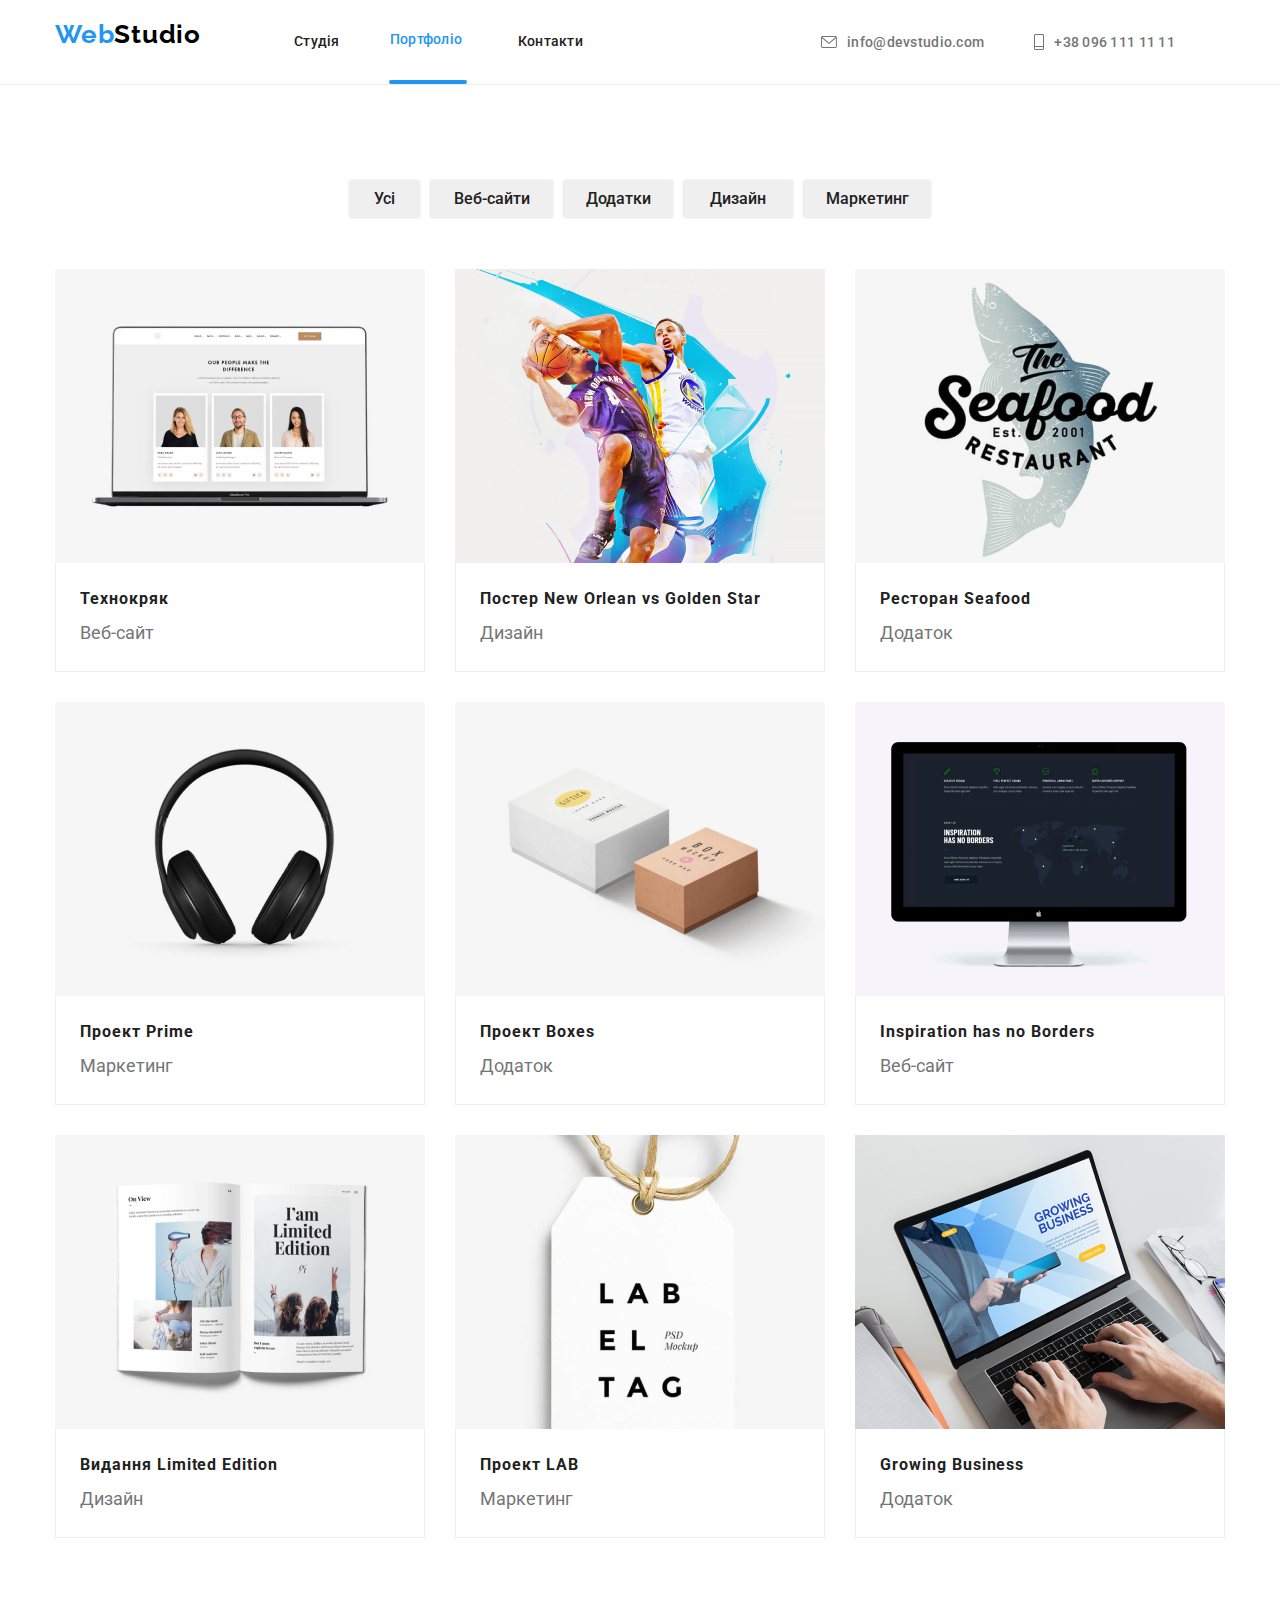
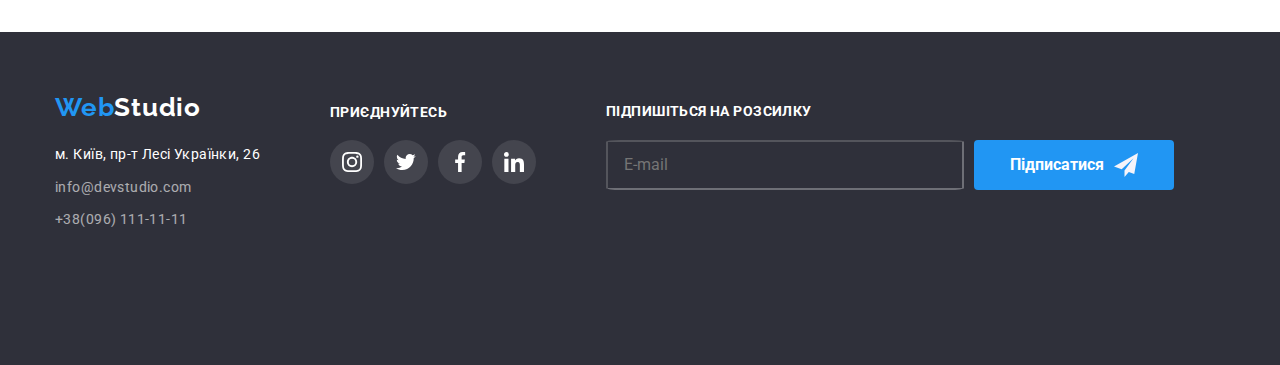
<file: portfolio.html>
<!DOCTYPE html>
<html lang="en">
<head>
    <meta charset="UTF-8">
    <meta http-equiv="X-UA-Compatible" content="IE=edge">
    <meta name="viewport" content="width=device-width, initial-scale=1.0">
    <link rel="preconnect" href="https://fonts.googleapis.com">
<link rel="preconnect" href="https://fonts.gstatic.com" crossorigin>
<link href="https://fonts.googleapis.com/css2?family=Raleway:wght@700&family=Roboto:wght@400;500;700;900&display=swap" rel="stylesheet">
<link rel="stylesheet" href="https://cdnjs.cloudflare.com/ajax/libs/modern-normalize/1.1.0/modern-normalize.min.css">
<link rel="stylesheet" href="./css/styles.css">
    <title>Portfolio</title>
</head>
<body class="portf">
    <header class="main-header">
        <div class="header container">
        <nav class="site-nav list">
               <a href="index.html" class="logo"><span class="logo-first">Web</span><span class="logo-second">Studio</span></a>
    <ul class="site-navigation">
        <li><a class="header-link" href="index.html">Студія</a></li>
        <li><a href="portfolio.html" class="curent-port header-link">Портфоліо</a></li>
        <li><a href="" class="header-link">Контакти</a></li>
        </ul>
        </nav>
        
        <ul class="auth-nav list">
    <li class="header-item"><a href="mailto:info@devstudio.com" class="header-link-contact"><svg class="header-icon-first" width="16" height="12"> <use href="./images/icons.svg#icon-envelope-hover"></use></svg>info@devstudio.com</a></li>
        <li><a href="tel:+380961111111" class="header-link-contact"><svg class="header-icon-second" width="10" height="16"> <use href="./images/icons.svg#icon-phone"></use></svg>+38 096 111 11 11</a></li>
    </ul>
    </div>
    </header>
<main>
<section class="portfolio">
    <div class="examples container">
    <h1 class="hidden-title">Приклади наших робіт</h1>
    <ul class="buttons list">
        <li class="name-button"><button type="button" class="choice-all"><span class="choice-all-name">Усі</span></button></li>
        <li class="name-button"><button type="button" class="choice-web"><span class="choice-web-name">Веб-сайти</span></button></li>
        <li class="name-button"><button type="button" class="choice-applications"><span class="choice-application-name">Додатки</span></button></li>
        <li class="name-button"><button type="button" class="choice-design"><span class="choice-design-name">Дизайн</span></button></li>
        <li class="name-button"><button type="button" class="choice-marketing"><span class="choice-marketing-name">Маркетинг</span></button></li>
    </ul>

    <ul class="pict list">
        <li class="picture-box">
            <a href="" class="picture">
                <div class="top-text-wrap"><img class="card" src="./images/img1.jpg" alt="ноутбук" width="370"><p class="top-text">Ресурс пропонує комплексні пропозиції з різним рівнем функціоналу та сервісів. Все це дозволить відвідувачу отримати вичерпні відомості про компанію чи приватну особу.</p></div><div class="second-wrap"><h2 class="picture-title">Технокряк</h2><p class="picture-title-kind">Веб-сайт</p></div></a></li>
        
        <li class="picture-box">
            <a href="" class="picture">
                <div class="top-text-wrap"><img class="card" src="./images/img2.jpg" alt="постер" width="370"><p class="top-text">Ресурс пропонує комплексні пропозиції з різним рівнем функціоналу та сервісів. Все це дозволить відвідувачу отримати вичерпні відомості про компанію чи приватну особу.</p></div><div class="second-wrap"><h2 class="picture-title">Постер New Orlean vs Golden Star</h2><p class="picture-title-kind">Дизайн</p></div></a></li>
       
        <li class="picture-box">
            <a href="" class="picture">
                <div class="top-text-wrap"><img class="card" src="./images/img3.jpg" alt="Лого ресторана" width="370"><p class="top-text">Ресурс пропонує комплексні пропозиції з різним рівнем функціоналу та сервісів. Все це дозволить відвідувачу отримати вичерпні відомості про компанію чи приватну особу.</p></div><div class="second-wrap"><h2 class="picture-title">Ресторан Seafood</h2><p class="picture-title-kind">Додаток</p></div></a></li>
        
        <li class="picture-box">
            <a href="" class="picture">
                <div class="top-text-wrap"><img class="card" src="./images/img4.jpg" alt="навушники" width="370"><p class="top-text">Ресурс пропонує комплексні пропозиції з різним рівнем функціоналу та сервісів. Все це дозволить відвідувачу отримати вичерпні відомості про компанію чи приватну особу.</p></div><div class="second-wrap"><h2 class="picture-title">Проект Prime</h2><p class="picture-title-kind">Маркетинг</p></div></a></li>
        
        <li class="picture-box"><a href="" class="picture"><div class="top-text-wrap"><img class="card" src="./images/img5.jpg" alt="коробки" width="370"><p class="top-text">Ресурс пропонує комплексні пропозиції з різним рівнем функціоналу та сервісів. Все це дозволить відвідувачу отримати вичерпні відомості про компанію чи приватну особу.</p></div><div class="second-wrap"><h2 class="picture-title">Проект Boxes</h2><p class="picture-title-kind">Додаток</p></div></a></li>
        
        <li class="picture-box"><a href="" class="picture"><div class="top-text-wrap"><img class="card"  src="./images/img6.jpg" alt="компьютер" width="370"><p class="top-text">Ресурс пропонує комплексні пропозиції з різним рівнем функціоналу та сервісів. Все це дозволить відвідувачу отримати вичерпні відомості про компанію чи приватну особу.</p></div><div class="second-wrap"><h2 class="picture-title">Inspiration has no Borders</h2><p class="picture-title-kind">Веб-сайт</p></div></a></li>
        
        <li class="picture-box"><a href="" class="picture"><div class="top-text-wrap"><img class="card"  src="./images/img7.jpg" alt="Журнал" width="370"><p class="top-text">Ресурс пропонує комплексні пропозиції з різним рівнем функціоналу та сервісів. Все це дозволить відвідувачу отримати вичерпні відомості про компанію чи приватну особу.</p></div><div class="second-wrap"><h2 class="picture-title">Видання Limited Edition</h2><p class="picture-title-kind">Дизайн</p></div></a></li>
        
        <li class="picture-box"><a href="" class="picture"><div class="top-text-wrap"><img class="card"  src="./images/img8.jpg" alt="Лейба" width="370"><p class="top-text">Ресурс пропонує комплексні пропозиції з різним рівнем функціоналу та сервісів. Все це дозволить відвідувачу отримати вичерпні відомості про компанію чи приватну особу.</p></div><div class="second-wrap"><h2 class="picture-title">Проект LAB</h2><p class="picture-title-kind">Маркетинг</p></div></a></li>
        
        <li class="picture-box"><a href="" class="picture"><div class="top-text-wrap"><img class="card"  src="./images/img9.jpg" alt="ноутбук" width="370"><p class="top-text">Ресурс пропонує комплексні пропозиції з різним рівнем функціоналу та сервісів. Все це дозволить відвідувачу отримати вичерпні відомості про компанію чи приватну особу.</p></div><div class="second-wrap"><h2 class="picture-title">Growing Business</h2><p class="picture-title-kind">Додаток</p></div></a></li>    
    </ul>
    </div>
</section>

</main>
<footer>
    <div class="footer container">
        <div class="footer-flax">
        <div class="footer-wrap">
    <a href="index.html" class="logo-footer"><span class="logo-first">Web</span><span class="logo-second">Studio</span></a>
    <address>
        <ul class="footer-adress list">
            <li><a href="" class="footer-link">м. Київ, пр-т Лесі Українки, 26</a></li>
            <li><a href="mailto:info@devstudio.com" class="footer-link-contact">info@devstudio.com</a></li>
            <li><a href="tel:+380961111111" class="footer-link-contact">+38(096) 111-11-11</a></li>
        </ul>
    </address>
</div>
<div class="footer-wrap">
    <h4 class="footer-title">ПРИЄДНУЙТЕСЬ</h4>
        <ul class="footer-soc-list list">
            <li class="footer-item"><a href="" class="footer-soc-link link"><svg class="footer-soc-icon" width="20" height="20"> <use href="./images/icons.svg#icon-instagram"></use></svg></a></li>
            <li class="footer-item"><a href="" class="footer-soc-link link"><svg class="footer-soc-icon" width="20" height="20"> <use href="./images/icons.svg#icon-twitter"></use></svg></a></li>
            <li class="footer-item"><a href="" class="footer-soc-link link"><svg class="footer-soc-icon" width="20" height="20"> <use href="./images/icons.svg#icon-facebook"></use></svg></a></li>
            <li class="footer-item"><a href="" class="footer-soc-link link"><svg class="footer-soc-icon" width="20" height="20"> <use href="./images/icons.svg#icon-linkedin"></use></svg></a></li>
    </ul>
</div>

<div class="footer-mailing">
<h4 class="footer-title-fourse">ПІДПИШІТЬСЯ НА РОЗСИЛКУ</h4>
<form class="modal-form-first">
    <div class="footer-button-wrap">
        <label for="singl-user-emeil" class="singl-modal-label"><input type="emeil" name="user-emeil"
                class="singl-user-emeil" placeholder="E-mail" /></label>
        <button type="submit" class="footer-email-button"><span class="footer-button-text">Підписатися</span><svg
                class="footer-button-icon" width="24" height="24">
                <use href="./images/icons.svg#icon-send"></use>
            </svg></button>

    </div>
</form>

 
</div>
</div>
</footer> 
    
    
    
</body>
</html>
</file>
<file: css/styles.css>
/* головний колір текста #757575
колір заголовків #212121
основний фон #F5F5F5
фон підвала та героя #2F303A
фон секції #F5F4FA
колір акцента #2196F3 
акцент текста #FFFFFF*/

:root{
    --primary-text-color: #757575;
    --title-text-color: #212121;
    --accent-color: #2196F3;
    --accent-text-color: #FFFFFF;
    --accent-background-color: #2F303A;
    --background-color: #F5F5F5;
    --color1: #F5F4FA;      

}

html{
    box-sizing: border-box;
}

*,
*::before,
*::after{
    box-sizing: inherit;
}

.container{
    width: 1200px;
    padding-left: 15px;
    padding-right: 15px;
    margin-left: auto;
    margin-right: auto;
}













.examples{
    padding-top: 94px;
    padding-bottom: 94px;
}
.footer{
    padding-top: 60px;
    padding-bottom: 60px;
}

body{font-family: 'Roboto', sans-serif;

color: var(--primary-text-color);

}

h1,h2,h3,h4,h5,h6,p{
    margin: 0;
    padding: 0;
}


.list{
   margin: 0;
   padding: 0;
   list-style: none;
}

/* header styles */


.header {
    display: flex;
    align-items: center;
    background-color: var(--accent-text-color);
}

.main-header {
    border-bottom-width: 1px;
    border-bottom-style: solid;
    border-bottom-color: #ECECEC;

}


.logo{
    display: block;
    font-family: 'Raleway';
    font-weight: 700;
    font-size: 26px;
    line-height: 1.2;
    text-decoration: none;
    letter-spacing: 0.03em;
    padding-top: 19px;
    padding-bottom: 30px;
     margin-right: 93px;
}
.logo-first{
    color: var(--accent-color);
    
}
.logo-second{
        color: #000000;
    
}
.header-link{
    display: block;
    color: var(--title-text-color);
    letter-spacing: 0.02em;
        font-weight: 500;
        font-size: 14px;
        line-height: 1.14;
        letter-spacing: 0.02em;
    text-decoration: none;
    transition-property: color;
    transition-duration: 250ms;
    transition-timing-function: cubic-bezier(0.4, 0, 0.2, 1);

}

.header-link:hover, .header-link:focus {
    color: var(--accent-color);
} 

.curent-port, .curent-st{
    display: block;
    color: var(--accent-color);
    letter-spacing: 0.02em;
        font-weight: 500;
        font-size: 14px;
        line-height: 1.14;
        letter-spacing: 0.02em;
    text-decoration: none;
    
}
/* .curent-port:hover, .curent-port:focus{ */
    /* color:var(--accent-color) */
/* } */

/* .curent-st:hover, .curent-st:focus{ */
    /* color:var(--accent-color) */
/* } */
.header-link-contact{
    display: flex;
    /* width: 100%; */
    /* height: 100%; */
    align-items: center;
    justify-content: center;
    color: var(--primary-text-color);
    font-weight: 500;
    font-size: 14px;
    line-height: 16px;
    letter-spacing: 0.02em;
    text-decoration: none;
    transition-property: color;
    transition-duration: 250ms;
    transition-timing-function: cubic-bezier(0.4, 0, 0.2, 1);
}
.header-link-contact:hover, .header-link-contact:focus {
color: var(--accent-color);
}

.curent-st::after{ 
    content: '';
    width: 48px;
    height: 4px;
    background-color: var(--accent-color);
    border-radius: 2px;
    display: block;
    position: relative;
    top: 32px;
    right: 1px;

}
.curent-port::after{
    content: '';
width: 78px;
height: 4px;
background-color: var(--accent-color);
border-radius: 2px;
display: block;
position: relative;
top: 32px;
right: 1px;
}

.site-nav {
    display: flex;
}

.site-navigation {
    display: flex;
    align-items: center;
    list-style: none;
    margin-top: 0;
    margin-bottom: 0;
    gap: 50px;
    padding: 0;

}

.header-link {
    display: block;
    padding-top: 32px;
    padding-bottom: 32px;
}




.auth-nav {
    display: flex;
    margin-left: auto;
}

.auth-nav li {
    margin-right: 50px;

}

.auth-nav li:last-child: {
    margin-right: 50px;
}
.header-icon-first {
    fill: #757575;
    margin-right: 10px;
    width: 16px;
    height: 12px;
    transition-property: fill;
    transition-duration: 250ms;
    transition-timing-function: cubic-bezier(0.4, 0, 0.2, 1);
}

.header-icon-second {
    fill: #757575;
    margin-right: 10px;
    width: 10px;
    height: 16px;
    transition-property: fill;
    transition-duration: 250ms;
    transition-timing-function: cubic-bezier(0.4, 0, 0.2, 1);
}


.header-link-contact:hover .header-icon-first,
.header-link-contact:focus .header-icon-first {
    fill: #2196F3;
}

.header-link-contact:hover .header-icon-second,
.header-link-contact:focus .header-icon-second {
    fill: #2196F3;
}


/* main index styles */
/* hero */
.slogan {
    background-color: #C4C4C4;
    text-align: center;
    height: 600px;
    max-width: 1600px;
    margin-left: auto;
    margin-right: auto;
    padding-top: 200px;
    padding-bottom: 200px;
    background-image: linear-gradient(to right, rgba(47, 48, 58, 0.4), rgba(47, 48, 58, 0.4)), url(../images/img10.jpg);
    background-position: center;
    background-size: cover;
    background-repeat: no-repeat;

}

.slogan-title{   
    color: var(--accent-text-color);
        font-weight: 700;
        font-size: 44px;
        line-height: 1.4;
        letter-spacing: 0.06em;
        margin-left: auto;
        margin-right: auto;
        margin-bottom:30px;
        width: 696px;
        height: 120px;
}


.order{
    display: inline-block;
    background-color: var(--accent-color);
    color: var(--accent-text-color);
    font-weight: 700;
    font-size: 16px;
    line-height: 1.9;
    align: center;
    vertical-align: center;
    letter-spacing: 0.06em;
    border-radius: 4px;
    padding: 10px;32px;
    min-width: 216px;
    cursor: pointer;
    border: none
    }
 
    
/* benefits */

.benefits {
    background-color: var(--accent-text-color);
    padding-top: 94px;
    padding-bottom: 94px;
}

.hidden-title{
    position: absolute;
    width: 1px;
    height: 1px;
    margin: -1px;
    border: 0;
    padding: 0;
  
    white-space: nowrap;
    clip-path: inset(100%);
    clip: rect(0 0 0 0);
    overflow: hidden;
  } 


.title{
    color: var(--title-text-color);
        font-weight: 700;
        font-size: 14px;
        line-height: 1.14;
        letter-spacing: 0.03em;
        margin: 0;
        margin-bottom: 10px;
}
.title-decoding{
        font-size: 14px;
        line-height: 1.7;
        letter-spacing: 0.03em;
        margin: 0;
}
.title-second{
    color: var(--title-text-color);
        
            font-weight: 700;
            font-size: 36px;
            line-height: 1.17;
            text-align: center;
            letter-spacing: 0.03em;
            margin-bottom:50px;
}

.benefits-reestr {
    display: flex;
    gap: 30px;

}

.benefits-reestr-position {
    width: 270px;
}


/* activity */

.activity {
    background-color: var(--accent-text-color);
    padding-bottom: 94px;
}
.action {
    display: flex;
    gap: 30px;
}

.action li {
    display: block;

}

.action-wrap {
    position: relative;
    /* display: block; */
}

.action-title {
    font-weight: 700;
    font-size: 14px;
    line-height: 1.17;
    letter-spacing: 0.03;
    text-align: center;
    color: rgba(255, 255, 255, 1);
    padding-top: 27px;
    padding-bottom: 27px;
    background-color: rgba(47, 48, 58, 0.8);
    position: absolute;
    width: 100%;
    bottom: 5px;
    left: 0;
}



/* team */

.team{
    background-color: var(--color1);
    padding-top: 94px;
    padding-bottom: 94px;            
} 

.title-name{
    color: var(--title-text-color);
font-weight: 500;
font-size: 16px;
line-height: 1.2;
align-items: center;
vertical-align: top;
letter-spacing: 0.03em;
margin-bottom: 10px;
}
.qualification{
font-size: 16px;
line-height: 1.2;
align-items: center;
vertical-align: top;
letter-spacing: 0.03em;
}
.additional-wrap{
    background-color: var(--accent-text-color);
    padding-top: 30px;
 padding-bottom: 30px;
    text-align: center;
    box-shadow: 0px 1px 3px rgba(0, 0, 0, 0.12), 0px 1px 1px rgba(0, 0, 0, 0.14), 0px 2px 1px rgba(0, 0, 0, 0.2);
}

.team-photo {
    display: flex;
    gap: 30px;
}

.photo-colleague {
    display: block;

}

.coleague {
    margin-right: 30px;
    text-align: center;
    border-radius: 4px;
    background-color: var(--accent-text-color);
    box-shadow: 0 4 4 0 rgba(0, 0, 0, 0.25)
}

.icon-wrap {
    display: flex;
    background-color: var(--color1);
    width: 270px;
    height: 120px;
    align-items: center;
    justify-content: center;
    margin-bottom: 30px;
}

.soc-list {
    display: flex;
    gap: 10px;
    justify-content: center;

}

.soc-item {
    width: 44px;
    height: 44px;

}

.soc-link {
    width: 100%;
    height: 100%;
    border-radius: 50%;
    display: flex;
    align-items: center;
    justify-content: center;
    transition-property: color;
    transition-duration: 250ms;
    transition-timing-function: cubic-bezier(0.4, 0, 0.2, 1);
}

.soc-icon {
    fill: #AFB1B8;
    transition-property: fill;
    transition-duration: 250ms;
    transition-timing-function: cubic-bezier(0.4, 0, 0.2, 1);
}

.soc-link:hover,
.soc-link:focus {
    background-color: var(--accent-color);
}


.soc-link:hover .soc-icon,
.soc-link:focus .soc-icon {
    fill: var(--accent-text-color);
}

/* clients */

.clients {
    background-color: var(--accent-text-color);
    padding-top: 94px;
    padding-bottom: 94px;
}
.clients-list {
    display: flex;
    justify-content: center;
    gap: 30px;
}

.client-item {
    width: 170px;
    height: 92px;


}

.client-link {
    width: 100%;
    height: 100%;
    display: flex;
    justify-content: center;
    align-items: center;
    border: 1px solid rgba(175, 177, 184, 1);
    border-radius: 4%;
    box-shadow: rgba(0, 0, 0, 0.25);
    transition-property: border;
    transition-duration: 250ms;
    transition-timing-function: cubic-bezier(0.4, 0, 0.2, 1);
}

.client-icon {
    fill: #AFB1B8;
    transition-property: fill;
    transition-duration: 250ms;
    transition-timing-function: cubic-bezier(0.4, 0, 0.2, 1);
}

.client-link:hover,
.client-link:focus {
    border: 1px solid #2196F3
}

.client-link:hover .client-icon,
.client-link:focus .client-icon {
    fill: #2196F3
}




/*main Portfolio styles*/

.portf{
    background-color: var(--accent-text-color)
}


.choice-all, .choice-web, .choice-applications, .choice-design, .choice-marketing
{
    display: inline-block;
    font-weight: 500;
    font-size: 16px;
    line-height: 1.6;
    vertical-align: top;
    letter-spacing: 0.03
    background-color: var(--color1);
    color: var(--title-text-color);
    cursor: pointer;
    border-radius: 4px;
    text-align: center;
    border:1px solid var(--color1);
    
   
}
.choice-all{
    min-width: 73px;
    padding: 6px 25px;
}
.choice-web{
    min-width: 125px;
    padding: 6px 22px;
}
.choice-applications{
    min-width: 112px;
    padding: 6px 22px;
}
.choice-design{
    min-width: 112px;
    padding: 6px 22px;
}
.choice-marketing{
    min-width: 130px;
    padding: 6px 22px;
}



.choice-all, .choice-web, .choice-applications, .choice-design,.choice-marketing{
        transition-property: box-shadow, background-color, color;
    transition-duration: 250ms;
    transition-timing-function: cubic-bezier(0.4, 0, 0.2, 1);
}


.choice-all:hover, .choice-all:focus {
    background-color: var(--accent-color);
    color: var(--accent-text-color);
    box-shadow: 10px 10px 4px 10px rgba(0, 0, 0, 0.25);
}

.choice-web:hover, .choice-web:focus {
    background-color: var(--accent-color);
    color: var(--accent-text-color);
    box-shadow: 10px 10px 4px 10px rgba(0, 0, 0, 0.25);
}
.choice-applications:hover, .choice-applications:focus {
    background-color: var(--accent-color);
    color: var(--accent-text-color);
    box-shadow: 10px 10px 14px 10px rgba(0, 0, 0, 0.25);
}
.choice-design:hover, .choice-design:focus {
    background-color: var(--accent-color);
    color: var(--accent-text-color);
    box-shadow: 10px 10px 14px 10px rgba(0, 0, 0, 0.25);
}
.choice-marketing:hover, .choice-marketing:focus {
    background-color: var(--accent-color);
    color: var(--accent-text-color);
    box-shadow: 10px 10px 14px 10px rgba(0, 0, 0, 0.25);
}

.card{
    display: block;
}

.picture{
    text-decoration: none;
    display: block;
    transition-property: box-shadow;
    transition-duration: 250ms;
    transition-timing-function: cubic-bezier(0.4, 0, 0.2, 1);
      
}

.picture:hover, .picture:focus{
    box-shadow: 0px 4px 4px 0px rgba(0, 0, 0, 0.25);
}

 


.picture-title{
    
    color: var(--title-text-color);
    font-weight: 700;
    font-size: 16px;
    line-height: 2;
    letter-spacing: 0.06em;  
    

}

.picture-title-kind{
    color: var(--primary-text-color);
    font-weight: 400;
    font-size: 18px;
    line-height: 2;
    
}
.second-wrap{
    padding-top: 20px;
    padding-right: 24px;
    padding-bottom: 20px;
    padding-left: 24px;
    border-right: 1px solid #EEEEEE; 
    border-bottom: 1px solid #EEEEEE;
    border-left: 1px solid #EEEEEE;

}

.buttons {
    display: flex;
    margin-right: auto;
    margin-left: auto;
    margin-bottom: 50px;
    justify-content: center;
    gap: 8px;
}


.pict {
    display: flex;
    flex-wrap: wrap;
    gap: 30px;

}
.top-text-wrap {
    position: relative;
    overflow: hidden;
}

.top-text {
    position: absolute;
    top: 0;
    font-weight: 400;
    font-size: 18px;
    line-height: 1.6;
    letter-spacing: 0.03;
    color: rgba(255, 255, 255, 1);
    background-color: rgba(33, 150, 243, 0.9);
    height: 100%;
    padding-top: 63px;
    padding-left: 24px;
    padding-right: 24px;
    transform: translateY(100%);
    transition-property: translateY(0);
    transition-duration: 250ms;
    transition-timing-function: cubic-bezier(0.4, 0, 0.2, 1);
}

.picture-box:hover .top-text {
    transform: translateY(0);
}

.picture:focus .top-text {
    transform: translateY(0);
}



/* footer styles */
footer{
    background-color: var(--accent-background-color);
    padding-bottom: 64px;
    
}
.footer-flax{
    display: flex;
    gap: 70px;
}
.logo-footer{font-family: 'Raleway';
    font-weight: 700;
    font-size: 26px;
    line-height: 1.2;
    text-decoration: none;
    letter-spacing: 0.03em;
    display: block;
    margin-bottom: 20px;
   
}
 .footer-adress{
    
 }

.footer-link{
    color: var(--accent-text-color);
    font-style: normal;
font-size: 14px;
line-height: 1.7;
letter-spacing: 0.03em;
text-decoration: none;
transition-property: color;
transition-duration: 250ms;
transition-timing-function: cubic-bezier(0.4, 0, 0.2, 1);

}

.footer-link-contact{
    color: var(--accent-text-color);
    opacity: 0.6;
    font-style: normal;
font-size: 14px;
line-height: 1.7;
letter-spacing: 0.03em;
text-decoration: none;
transition-property: color;
transition-duration: 250ms;
transition-timing-function: cubic-bezier(0.4, 0, 0.2, 1);
}

.footer-link-contact:hover, .footer-link-contact:focus {
    color: var(--accent-color);
}

.footer-link:hover, .footer-link:focus {
    color: var(--accent-color);
    }

footer .logo-second{
    color: var(--accent-text-color);
}
.footer-adress>li{
    margin-bottom: 9px;
}

.footer-soc-list{
    display: flex;
    gap: 10px;
    
   }

   .footer-title{
    margin-top: 12px;
    color: var(--accent-text-color);
    font-style: bold;
    font-size: 14px;
    line-height: 1.17;
    letter-spacing: 0.03em;
    margin-bottom: 20px;
   }

   .footer-item{
    width: 44px;
    height: 44px;
   }

   .footer-soc-link{
    width: 100%;
    height: 100%;
    background-color: rgba(255, 255, 255, 0.1);
    border-radius: 50%;
    display: flex;
    justify-content: center;
    align-items: center;
    transition-property: color;
transition-duration: 250ms;
transition-timing-function: cubic-bezier(0.4, 0, 0.2, 1); 
   }

   .footer-soc-icon{
    fill: #FFFFFF;
   }

   .footer-soc-link:hover, .footer-soc-link:focus{
background-color: var(--accent-color);
   }

.footer-email-button{
    display: inline-block;
    font-weight: 700;
    font-size: 16px;
    line-height: 1.875;
    vertical-align: top;
    letter-spacing: 0.06;
    background-color: var(--accent-color);
    color: var(--accent-text-color);
    cursor: pointer;
    border-radius: 4px;
    text-align: center;
    border: none;
    width:200px;
    height:50px;
    display: flex;
    gap: 10px;
    justify-content: center;
    align-items: center;
}

.singl-user-emeil{
    background-color: var(--accent-background-color);
    width: 358px;
    height: 50px;
    outline: none;
    border-radius: 4%;
    border-color: rgba(255, 255, 255, 0.3);
    padding-left: 16px;
    color: var(--accent-text-color);
}

.footer-title-fourse{
    margin-top: 12px;
    font-style: normal;
font-weight: 700;
font-size: 14px;
line-height: 1.14;
letter-spacing: 0.03em;
color: var(--accent-text-color) ;
width: 210px;
margin-bottom: 20px;

}

.footer-button-wrap{
    display: flex;
    gap: 10px;
    justify-content: center;
    align-items: center; 
    

}



/* flex index */

  








  /* flex portfolio */



/* icons */
/* icons benefits */
   




            



/* modalka */

.backdrop{
    position: fixed;
    top: 0;
    left: 0;
    width: 100%;
    height: 100%;
    background-color: rgba(0, 0, 0, 0.2);
    transition-property: opacity;
    transition-duration: 250ms;
    transition-timing-function: cubic-bezier(0.4, 0, 0.2, 1);
    }

.modal{
    position: absolute;
    top: 50%;
    left: 50%;
    min-width: 528px;
    min-height: 581px;
    background-color: #fff;
    transform: translate(-50%, -50%);
    transition-property: opacity;
    transition-duration: 250ms;
    transition-timing-function: cubic-bezier(0.4, 0, 0.2, 1);
transform: translate(-50%, -50%);
transition:  cubic-bezier(0.0, 0.0, 1.0, 1.0);
padding: 40px;
margin: 0;

}


.close-modal{
position: absolute;
top: 25px;
right: 52px;
display: flex;
justify-content: center;
background-color: transparent;
border: transparent;
padding: 0;
margin: 0;
}


.close-modal:hover .modal-icon{
    fill: var(--accent-color);
}

.close-modal:focus .modal-icon{
    fill: var(--accent-color)
}



.is-hidden{
    opacity: 0;
    visibility: hidden;
    pointer-events: none;

}
 .backdrop.is-hidden .modal{
    min-height: 0;
    transform: translate(-50%, -50%);
}

/* form */

.modal{
    padding-top: 40px;
    padding-right: 40px;
    padding-bottom: 63px;
    padding-left: 40px;
}

.modal-title{
font-weight: 700;
font-size: 20px;
line-height: 1.15;
text-align: center;
letter-spacing: 0.03em;
color: rgba(33, 33, 33, 1);
margin-bottom: 12px;
}

.modal-input{
    width: 100%;
    height: 35px;
    border: 1px solid rgba(33, 33, 33, 0.2);
    border-radius: 4px;
    background-color: transparent;
    color: var(--primary-text-color);
    font-size: 14px;
    font-weight: 400;
    line-height: 1.15;
    letter-spacing: 0.03em;
outline: none;
padding-left: 40px;
}


.modal-input::placeholder{
    color: var(--title-text-color);
    height: 40px;
 }

.modal-input:hover,.modal-input:focus{
  border-color: var(--accent-color);
}

.modal-input:focus + .modal-icon{
    fill: var(--accent-color);
}

.modal-label{
    font-size: 12px;
    color: var(--primary-text-color);

}

.modal-text{
    width: 100%;
    font-size: 14px;
    border: 1px solid rgba(33, 33, 33, 0.2);
    border-radius: 4px;
    background-color: transparent;
    color: var(--primary-text-color);
    font-size: 14px;
    font-weight: 400;
    line-height: 1.15;
    letter-spacing: 0.03em;
    height: 120px;
     resize: none; 
outline: none;
padding-top: 12px;
padding-left: 23px;


}

.modal-text:hover, .modal-text:focus{
    border-color: var(--accent-color);
}


.modal-text:focus{
    outline-color : var(--accent-color);
}

.modal-text::placeholder{
    font-size: 11px;
    color: rgba(117, 117, 117, 0.5);;
}

.modal-icon{
    position: absolute;
    left: 12px; 
    top: 50%;  
    transform: translateY(-50%);
    fill: #212121;
}

.modal-field{
       margin-bottom: 10px;
}

.input-wrap{
    position: relative;
}
/* .modal-check{ */
    /* visibility: hidden; */
/* } */

.check-text{
   font-weight: 400; 
   font-size: 14px;
   line-height: 1.7;
   letter-spacing: 0.03;
   display: flex;
   align-items: center;
   margin-right: 7px;
   margin-bottom: 30px;
}
 
.check-icon{
    display: inline-block;
    width: 16px;
    height: 15px;
    margin-right: 7px;
    margin-left: 10px;
    fill: none;
    background-image: url(../images/Vector.svg);
    background-position: center;
    background-size: contain;
    /* background-origin: border-box; */
    border-radius: 2px;
   
}
    .modal-check{
        /* -webkit-appearance: none; */
        /* -moz-appearance: none; */
        /* appearance: none; */
         position: absolute; 
         width: 1px;
         height: 1px;
         margin: -1px;
         border: 0;
         padding: 0;
         clip: rect(0 0 0 0);
         overflow: hidden;
        
    }

.modal-check:checked + .check-icon{
    background-image: url(../images/check.svg) ;
    fill: var(--accent-text-color);
    background-color: var(--accent-color);
}


  /* .modal-check:checked + .check-text::before{    */
    /* content: '';   */
    /* width: 16px;     */
    /* height: 15px; */
    /* display: block; */
    /* background-color: var(--accent-color);   */
    /* border: 1px solid transparent;    */
    /* background-image: url(./images/check.svg);  */
   /* background-repeat: no-repeat;    */
   /* background-position: center;    */
   /* background-size: content; */
 /* }   */

.footer-form-link{
    font-weight: 400; 
   font-size: 14px;
   line-height: 1.7;
   letter-spacing: 0.03;
   color: var(--accent-color);
   margin-left: 2px;
  
}


/* .footer-link-text{ */
    /* color: var(--accent-color); */
    /* text-decoration: underline; */
/* } */


.button-send{
    
    display: block;
    width: 200px; 
    height: 50px;
    background: var(--accent-color);
    border: none;
    border-radius: 4px;
    color: var(--accent-text-color);
    margin-left: auto;
    margin-right: auto;
    font-weight: 700; */
    font-size: 16px; 
    line-height: 1.875; 
    letter-spacing: 0.03;
    cursor: pointer;

}
</file>
